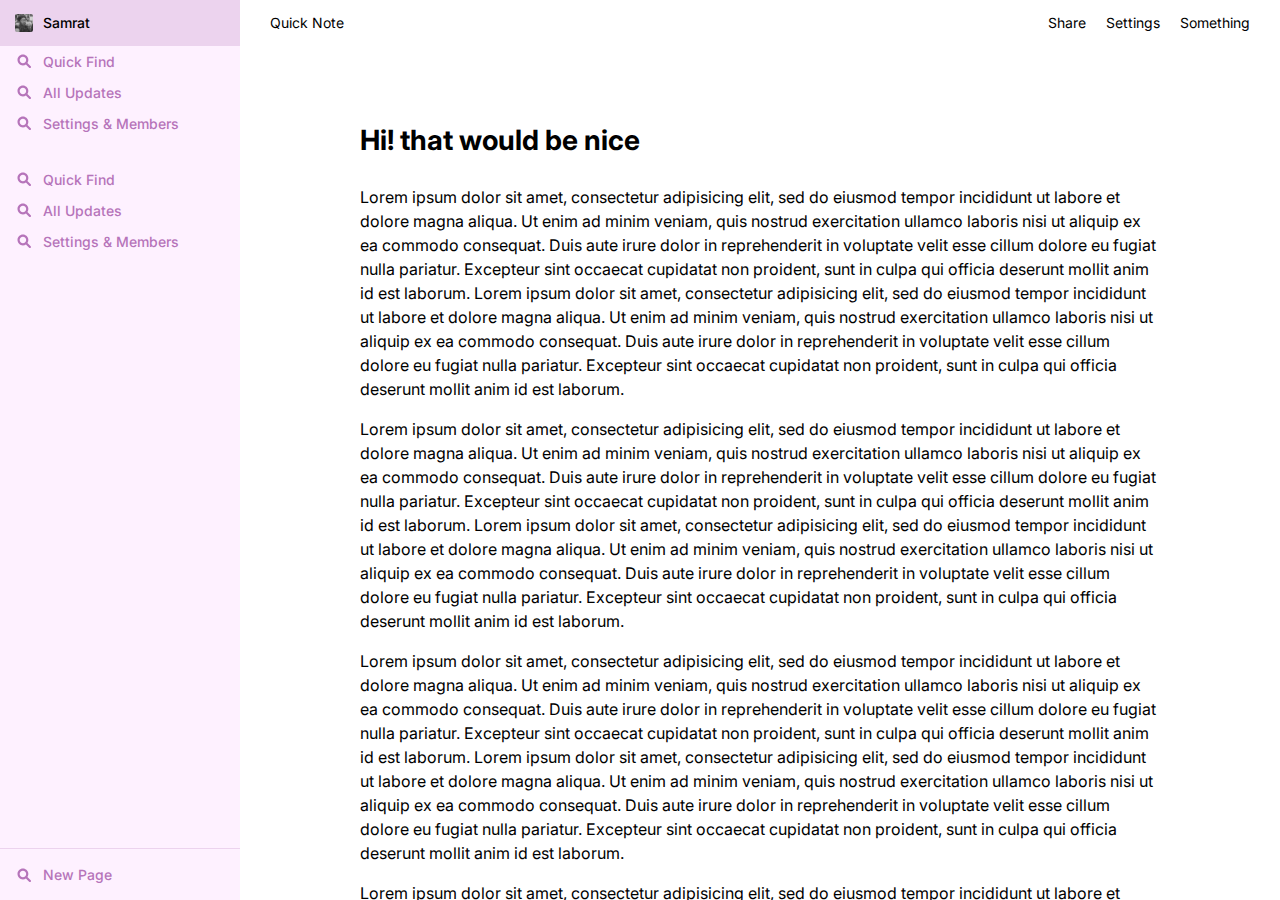
<file: index.html>
<!DOCTYPE html>
<html>
<head>
  <meta name="viewport" content="width=device-width, initial-scale=1.0">  <title>Layout Master</title>
  <link rel="preconnect" href="https://fonts.gstatic.com">
  <link rel="stylesheet" type="text/css" href="./style.css">
  <link href="https://fonts.googleapis.com/css2?family=Inter:wght@300;400;500;600&display=swap" rel="stylesheet">
</head>
<body>
  <div class="app">
    <div class="container">    
      <div class="sidebar">
        <div class="account">
          <img src="img.png" width="17.5px" height="17.5px">
          <div class="username">
            Samrat
          </div>
        </div>
        <div class="others">
          <div class="options"><svg viewBox="0 0 14 14" class="sidebarSearch" style="width: 14px; height: 100%; display: block; fill: #b674ba; flex-shrink: 0; backface-visibility: hidden;"><path d="M5.92239093,0.540000021 C2.94055203,0.540000021 0.5,2.98052217 0.5,5.96238099 C0.5,8.9442199 2.94055203,11.384762 5.92239093,11.384762 C7.02329179,11.384762 8.05258749,11.0564678 8.91032559,10.4866744 L12.1460745,13.6802311 C12.5695899,14.1037465 13.2589477,14.1037465 13.6823635,13.6802311 C14.1058788,13.2567158 14.1058788,12.5730353 13.6823635,12.1495199 L10.4410368,8.95033558 C11.0107904,8.09259747 11.3447619,7.06329182 11.3447619,5.96238099 C11.3447619,2.98052217 8.90420992,0.540000021 5.92239093,0.540000021 Z M5.92239093,2.70895241 C7.7320027,2.70895241 9.17580956,4.15272939 9.17580956,5.96238099 C9.17580956,7.77201268 7.7320027,9.21581954 5.92239093,9.21581954 C4.11275925,9.21581954 2.66895239,7.77201268 2.66895239,5.96238099 C2.66895239,4.15272939 4.11275925,2.70895241 5.92239093,2.70895241 Z"></path></svg>
          Quick Find</div>
          <div class="options"><svg viewBox="0 0 14 14" class="sidebarSearch" style="width: 14px; height: 100%; display: block; fill: #b674ba; flex-shrink: 0; backface-visibility: hidden;"><path d="M5.92239093,0.540000021 C2.94055203,0.540000021 0.5,2.98052217 0.5,5.96238099 C0.5,8.9442199 2.94055203,11.384762 5.92239093,11.384762 C7.02329179,11.384762 8.05258749,11.0564678 8.91032559,10.4866744 L12.1460745,13.6802311 C12.5695899,14.1037465 13.2589477,14.1037465 13.6823635,13.6802311 C14.1058788,13.2567158 14.1058788,12.5730353 13.6823635,12.1495199 L10.4410368,8.95033558 C11.0107904,8.09259747 11.3447619,7.06329182 11.3447619,5.96238099 C11.3447619,2.98052217 8.90420992,0.540000021 5.92239093,0.540000021 Z M5.92239093,2.70895241 C7.7320027,2.70895241 9.17580956,4.15272939 9.17580956,5.96238099 C9.17580956,7.77201268 7.7320027,9.21581954 5.92239093,9.21581954 C4.11275925,9.21581954 2.66895239,7.77201268 2.66895239,5.96238099 C2.66895239,4.15272939 4.11275925,2.70895241 5.92239093,2.70895241 Z"></path></svg>
          All Updates</div>
          <div class="options"><svg viewBox="0 0 14 14" class="sidebarSearch" style="width: 14px; height: 100%; display: block; fill: #b674ba; flex-shrink: 0; backface-visibility: hidden;"><path d="M5.92239093,0.540000021 C2.94055203,0.540000021 0.5,2.98052217 0.5,5.96238099 C0.5,8.9442199 2.94055203,11.384762 5.92239093,11.384762 C7.02329179,11.384762 8.05258749,11.0564678 8.91032559,10.4866744 L12.1460745,13.6802311 C12.5695899,14.1037465 13.2589477,14.1037465 13.6823635,13.6802311 C14.1058788,13.2567158 14.1058788,12.5730353 13.6823635,12.1495199 L10.4410368,8.95033558 C11.0107904,8.09259747 11.3447619,7.06329182 11.3447619,5.96238099 C11.3447619,2.98052217 8.90420992,0.540000021 5.92239093,0.540000021 Z M5.92239093,2.70895241 C7.7320027,2.70895241 9.17580956,4.15272939 9.17580956,5.96238099 C9.17580956,7.77201268 7.7320027,9.21581954 5.92239093,9.21581954 C4.11275925,9.21581954 2.66895239,7.77201268 2.66895239,5.96238099 C2.66895239,4.15272939 4.11275925,2.70895241 5.92239093,2.70895241 Z"></path></svg>
          Settings & Members</div>
        </div>
        <div class="scrollable-menu">
           <div class="options"><svg viewBox="0 0 14 14" class="sidebarSearch" style="width: 14px; height: 100%; display: block; fill: #b674ba; flex-shrink: 0; backface-visibility: hidden;"><path d="M5.92239093,0.540000021 C2.94055203,0.540000021 0.5,2.98052217 0.5,5.96238099 C0.5,8.9442199 2.94055203,11.384762 5.92239093,11.384762 C7.02329179,11.384762 8.05258749,11.0564678 8.91032559,10.4866744 L12.1460745,13.6802311 C12.5695899,14.1037465 13.2589477,14.1037465 13.6823635,13.6802311 C14.1058788,13.2567158 14.1058788,12.5730353 13.6823635,12.1495199 L10.4410368,8.95033558 C11.0107904,8.09259747 11.3447619,7.06329182 11.3447619,5.96238099 C11.3447619,2.98052217 8.90420992,0.540000021 5.92239093,0.540000021 Z M5.92239093,2.70895241 C7.7320027,2.70895241 9.17580956,4.15272939 9.17580956,5.96238099 C9.17580956,7.77201268 7.7320027,9.21581954 5.92239093,9.21581954 C4.11275925,9.21581954 2.66895239,7.77201268 2.66895239,5.96238099 C2.66895239,4.15272939 4.11275925,2.70895241 5.92239093,2.70895241 Z"></path></svg>
          Quick Find</div>
          <div class="options"><svg viewBox="0 0 14 14" class="sidebarSearch" style="width: 14px; height: 100%; display: block; fill: #b674ba; flex-shrink: 0; backface-visibility: hidden;"><path d="M5.92239093,0.540000021 C2.94055203,0.540000021 0.5,2.98052217 0.5,5.96238099 C0.5,8.9442199 2.94055203,11.384762 5.92239093,11.384762 C7.02329179,11.384762 8.05258749,11.0564678 8.91032559,10.4866744 L12.1460745,13.6802311 C12.5695899,14.1037465 13.2589477,14.1037465 13.6823635,13.6802311 C14.1058788,13.2567158 14.1058788,12.5730353 13.6823635,12.1495199 L10.4410368,8.95033558 C11.0107904,8.09259747 11.3447619,7.06329182 11.3447619,5.96238099 C11.3447619,2.98052217 8.90420992,0.540000021 5.92239093,0.540000021 Z M5.92239093,2.70895241 C7.7320027,2.70895241 9.17580956,4.15272939 9.17580956,5.96238099 C9.17580956,7.77201268 7.7320027,9.21581954 5.92239093,9.21581954 C4.11275925,9.21581954 2.66895239,7.77201268 2.66895239,5.96238099 C2.66895239,4.15272939 4.11275925,2.70895241 5.92239093,2.70895241 Z"></path></svg>
          All Updates</div>
          <div class="options"><svg viewBox="0 0 14 14" class="sidebarSearch" style="width: 14px; height: 100%; display: block; fill: #b674ba; flex-shrink: 0; backface-visibility: hidden;"><path d="M5.92239093,0.540000021 C2.94055203,0.540000021 0.5,2.98052217 0.5,5.96238099 C0.5,8.9442199 2.94055203,11.384762 5.92239093,11.384762 C7.02329179,11.384762 8.05258749,11.0564678 8.91032559,10.4866744 L12.1460745,13.6802311 C12.5695899,14.1037465 13.2589477,14.1037465 13.6823635,13.6802311 C14.1058788,13.2567158 14.1058788,12.5730353 13.6823635,12.1495199 L10.4410368,8.95033558 C11.0107904,8.09259747 11.3447619,7.06329182 11.3447619,5.96238099 C11.3447619,2.98052217 8.90420992,0.540000021 5.92239093,0.540000021 Z M5.92239093,2.70895241 C7.7320027,2.70895241 9.17580956,4.15272939 9.17580956,5.96238099 C9.17580956,7.77201268 7.7320027,9.21581954 5.92239093,9.21581954 C4.11275925,9.21581954 2.66895239,7.77201268 2.66895239,5.96238099 C2.66895239,4.15272939 4.11275925,2.70895241 5.92239093,2.70895241 Z"></path></svg>
          Settings & Members</div>
        </div>
        <div class="new-page-button">
           <div class="options"><svg viewBox="0 0 14 14" class="sidebarSearch" style="width: 14px; height: 100%; display: block; fill: #b674ba; flex-shrink: 0; backface-visibility: hidden;"><path d="M5.92239093,0.540000021 C2.94055203,0.540000021 0.5,2.98052217 0.5,5.96238099 C0.5,8.9442199 2.94055203,11.384762 5.92239093,11.384762 C7.02329179,11.384762 8.05258749,11.0564678 8.91032559,10.4866744 L12.1460745,13.6802311 C12.5695899,14.1037465 13.2589477,14.1037465 13.6823635,13.6802311 C14.1058788,13.2567158 14.1058788,12.5730353 13.6823635,12.1495199 L10.4410368,8.95033558 C11.0107904,8.09259747 11.3447619,7.06329182 11.3447619,5.96238099 C11.3447619,2.98052217 8.90420992,0.540000021 5.92239093,0.540000021 Z M5.92239093,2.70895241 C7.7320027,2.70895241 9.17580956,4.15272939 9.17580956,5.96238099 C9.17580956,7.77201268 7.7320027,9.21581954 5.92239093,9.21581954 C4.11275925,9.21581954 2.66895239,7.77201268 2.66895239,5.96238099 C2.66895239,4.15272939 4.11275925,2.70895241 5.92239093,2.70895241 Z"></path></svg>
          New Page</div>
        </div>
      </div>
      <div class="frame">
        <div class="topbar">
          <div class="left-elements">
            <div>Quick Note</div>
          </div>
          <div class="right-elements">
            <div>Share</div>
            <div>Settings</div>
            <div>Something</div>
          </div>
        </div>
        <div class="content-frame">
          <div class="contents">
              <h3>Hi! that would be nice</h3>
              <p>Lorem ipsum dolor sit amet, consectetur adipisicing elit, sed do eiusmod
              tempor incididunt ut labore et dolore magna aliqua. Ut enim ad minim veniam,
              quis nostrud exercitation ullamco laboris nisi ut aliquip ex ea commodo
              consequat. Duis aute irure dolor in reprehenderit in voluptate velit esse
              cillum dolore eu fugiat nulla pariatur. Excepteur sint occaecat cupidatat non
              proident, sunt in culpa qui officia deserunt mollit anim id est laborum.
              Lorem ipsum dolor sit amet, consectetur adipisicing elit, sed do eiusmod
              tempor incididunt ut labore et dolore magna aliqua. Ut enim ad minim veniam,
              quis nostrud exercitation ullamco laboris nisi ut aliquip ex ea commodo
              consequat. Duis aute irure dolor in reprehenderit in voluptate velit esse
              cillum dolore eu fugiat nulla pariatur. Excepteur sint occaecat cupidatat non
              proident, sunt in culpa qui officia deserunt mollit anim id est laborum.
            </p>
            <p>Lorem ipsum dolor sit amet, consectetur adipisicing elit, sed do eiusmod
              tempor incididunt ut labore et dolore magna aliqua. Ut enim ad minim veniam,
              quis nostrud exercitation ullamco laboris nisi ut aliquip ex ea commodo
              consequat. Duis aute irure dolor in reprehenderit in voluptate velit esse
              cillum dolore eu fugiat nulla pariatur. Excepteur sint occaecat cupidatat non
              proident, sunt in culpa qui officia deserunt mollit anim id est laborum.
              Lorem ipsum dolor sit amet, consectetur adipisicing elit, sed do eiusmod
              tempor incididunt ut labore et dolore magna aliqua. Ut enim ad minim veniam,
              quis nostrud exercitation ullamco laboris nisi ut aliquip ex ea commodo
              consequat. Duis aute irure dolor in reprehenderit in voluptate velit esse
              cillum dolore eu fugiat nulla pariatur. Excepteur sint occaecat cupidatat non
              proident, sunt in culpa qui officia deserunt mollit anim id est laborum.
            </p>
               <p>Lorem ipsum dolor sit amet, consectetur adipisicing elit, sed do eiusmod
              tempor incididunt ut labore et dolore magna aliqua. Ut enim ad minim veniam,
              quis nostrud exercitation ullamco laboris nisi ut aliquip ex ea commodo
              consequat. Duis aute irure dolor in reprehenderit in voluptate velit esse
              cillum dolore eu fugiat nulla pariatur. Excepteur sint occaecat cupidatat non
              proident, sunt in culpa qui officia deserunt mollit anim id est laborum.
              Lorem ipsum dolor sit amet, consectetur adipisicing elit, sed do eiusmod
              tempor incididunt ut labore et dolore magna aliqua. Ut enim ad minim veniam,
              quis nostrud exercitation ullamco laboris nisi ut aliquip ex ea commodo
              consequat. Duis aute irure dolor in reprehenderit in voluptate velit esse
              cillum dolore eu fugiat nulla pariatur. Excepteur sint occaecat cupidatat non
              proident, sunt in culpa qui officia deserunt mollit anim id est laborum.
            </p>
            <p>Lorem ipsum dolor sit amet, consectetur adipisicing elit, sed do eiusmod
              tempor incididunt ut labore et dolore magna aliqua. Ut enim ad minim veniam,
              quis nostrud exercitation ullamco laboris nisi ut aliquip ex ea commodo
              consequat. Duis aute irure dolor in reprehenderit in voluptate velit esse
              cillum dolore eu fugiat nulla pariatur. Excepteur sint occaecat cupidatat non
              proident, sunt in culpa qui officia deserunt mollit anim id est laborum.
              Lorem ipsum dolor sit amet, consectetur adipisicing elit, sed do eiusmod
              tempor incididunt ut labore et dolore magna aliqua. Ut enim ad minim veniam,
              quis nostrud exercitation ullamco laboris nisi ut aliquip ex ea commodo
              consequat. Duis aute irure dolor in reprehenderit in voluptate velit esse
              cillum dolore eu fugiat nulla pariatur. Excepteur sint occaecat cupidatat non
              proident, sunt in culpa qui officia deserunt mollit anim id est laborum.
            </p>
            <p>Lorem ipsum dolor sit amet, consectetur adipisicing elit, sed do eiusmod
              tempor incididunt ut labore et dolore magna aliqua. Ut enim ad minim veniam,
              quis nostrud exercitation ullamco laboris nisi ut aliquip ex ea commodo
              consequat. Duis aute irure dolor in reprehenderit in voluptate velit esse
              cillum dolore eu fugiat nulla pariatur. Excepteur sint occaecat cupidatat non
              proident, sunt in culpa qui officia deserunt mollit anim id est laborum.
              Lorem ipsum dolor sit amet, consectetur adipisicing elit, sed do eiusmod
              tempor incididunt ut labore et dolore magna aliqua. Ut enim ad minim veniam,
              quis nostrud exercitation ullamco laboris nisi ut aliquip ex ea commodo
              consequat. Duis aute irure dolor in reprehenderit in voluptate velit esse
              cillum dolore eu fugiat nulla pariatur. Excepteur sint occaecat cupidatat non
              proident, sunt in culpa qui officia deserunt mollit anim id est laborum.
            </p>
            <p>Lorem ipsum dolor sit amet, consectetur adipisicing elit, sed do eiusmod
              tempor incididunt ut labore et dolore magna aliqua. Ut enim ad minim veniam,
              quis nostrud exercitation ullamco laboris nisi ut aliquip ex ea commodo
              consequat. Duis aute irure dolor in reprehenderit in voluptate velit esse
              cillum dolore eu fugiat nulla pariatur. Excepteur sint occaecat cupidatat non
              proident, sunt in culpa qui officia deserunt mollit anim id est laborum.
              Lorem ipsum dolor sit amet, consectetur adipisicing elit, sed do eiusmod
              tempor incididunt ut labore et dolore magna aliqua. Ut enim ad minim veniam,
              quis nostrud exercitation ullamco laboris nisi ut aliquip ex ea commodo
              consequat. Duis aute irure dolor in reprehenderit in voluptate velit esse
              cillum dolore eu fugiat nulla pariatur. Excepteur sint occaecat cupidatat non
              proident, sunt in culpa qui officia deserunt mollit anim id est laborum.
            </p>
          </div>
        </div>
      </div>
    </div>
  </div>
  
</body>
</html>
</file>
<file: style.css>
html{
	margin:  0px;
	font-size: 14px;
	box-sizing: border-box;
	overflow: hidden;


}
body {
	margin: 0px;
	padding: 0px;
	min-height: 100vh;
	font-family: 'Inter', sans-serif;
	box-sizing: border-box;

	


}

.container {
	display: flex;
	background: white;
}

.sidebar{
	width: 240px;
	background-color: #fef1ff;
	height: 100vh ;
	display: flex;
	flex-direction: column;
	flex-grow: 0;
	flex-shrink: 0;
	position: relative;
	overflow-y: hidden;

}

.account{
	display: flex;
	align-items: center;
	padding: 14px 15px;
	background-color: #fef1ff ;
	

}

.account:hover
{
	background-color: #ecd3ee ;
}

.username{
	font-size: 14px;
	padding: 0px 20px 0px 10px;
	
	font-weight: 500;
/*	height: 25px;
*/	position: center ;

}

.account img {
	border-radius: 2px;

}

.frame {
	display: flex;
	flex-direction: column;
	position: relative;
	left: 0px;


}

.topbar {
	display: flex;
	height: 45px;
	padding: 0px 20px;
	font-size: 14px;
	justify-content: space-between;
	align-items: center;
	position: absolute;
	width: calc(100vw - 280px);
	background-color: white;
	z-index: 1;
}

.left-elements {
	padding: 4px 10px;
	border-radius: 4px;
}

.left-elements:hover {
	background-color: #f4f4f4;
	

}

.right-elements {
	display: flex;
	

}

.right-elements div {
	padding: 4px 10px;
	border-radius: 4px;

}

.right-elements div:hover {
	background-color: #f4f4f4;
}

.content-frame {
	position: relative;
	top: 45px;
	overflow: auto;
	height: calc(100vh - 45px);
}

.contents {
		
	padding: 50px 120px 0px;
		
/*		z-index: 0;
*/}

p {
	font-size: 16px;
	line-height: 24px;
}

.others {
margin-bottom: 25px;
}

.scrollable-menu {
	height: auto;
	overflow-y: auto;
	overflow-x: hidden;
}

.new-page-button {
	margin-top:auto;
	padding: 10px 0px;
	border-top-style: solid;
	border-top-width:1px ;
	border-color:#ecd3ee;
}
.options {
	display: flex;
	padding: 2px 15px;
	min-height: 27px;
	align-items: center;
	color: #b674ba;
	font-weight: 500;
}

.options svg {
	padding-right: 12px;
	padding-left: 2px;
}

.options:hover
{
	background-color: #ecd3ee ;
}

.new-page-button:hover {
	background-color: #ecd3ee ;
}

::-webkit-scrollbar {
    background: transparent;
}
::-webkit-scrollbar {
    width: 10px;
    height: 10px;
}
::-webkit-scrollbar-thumb {
    background:  #cf89d3;
}

::-webkit-scrollbar-thumb:hover {
  background: #a776aa;
}
::-webkit-scrollbar-track {
    background: #ecd3ee;
}

h3 {
	font-size: 2rem;
}
</file>
